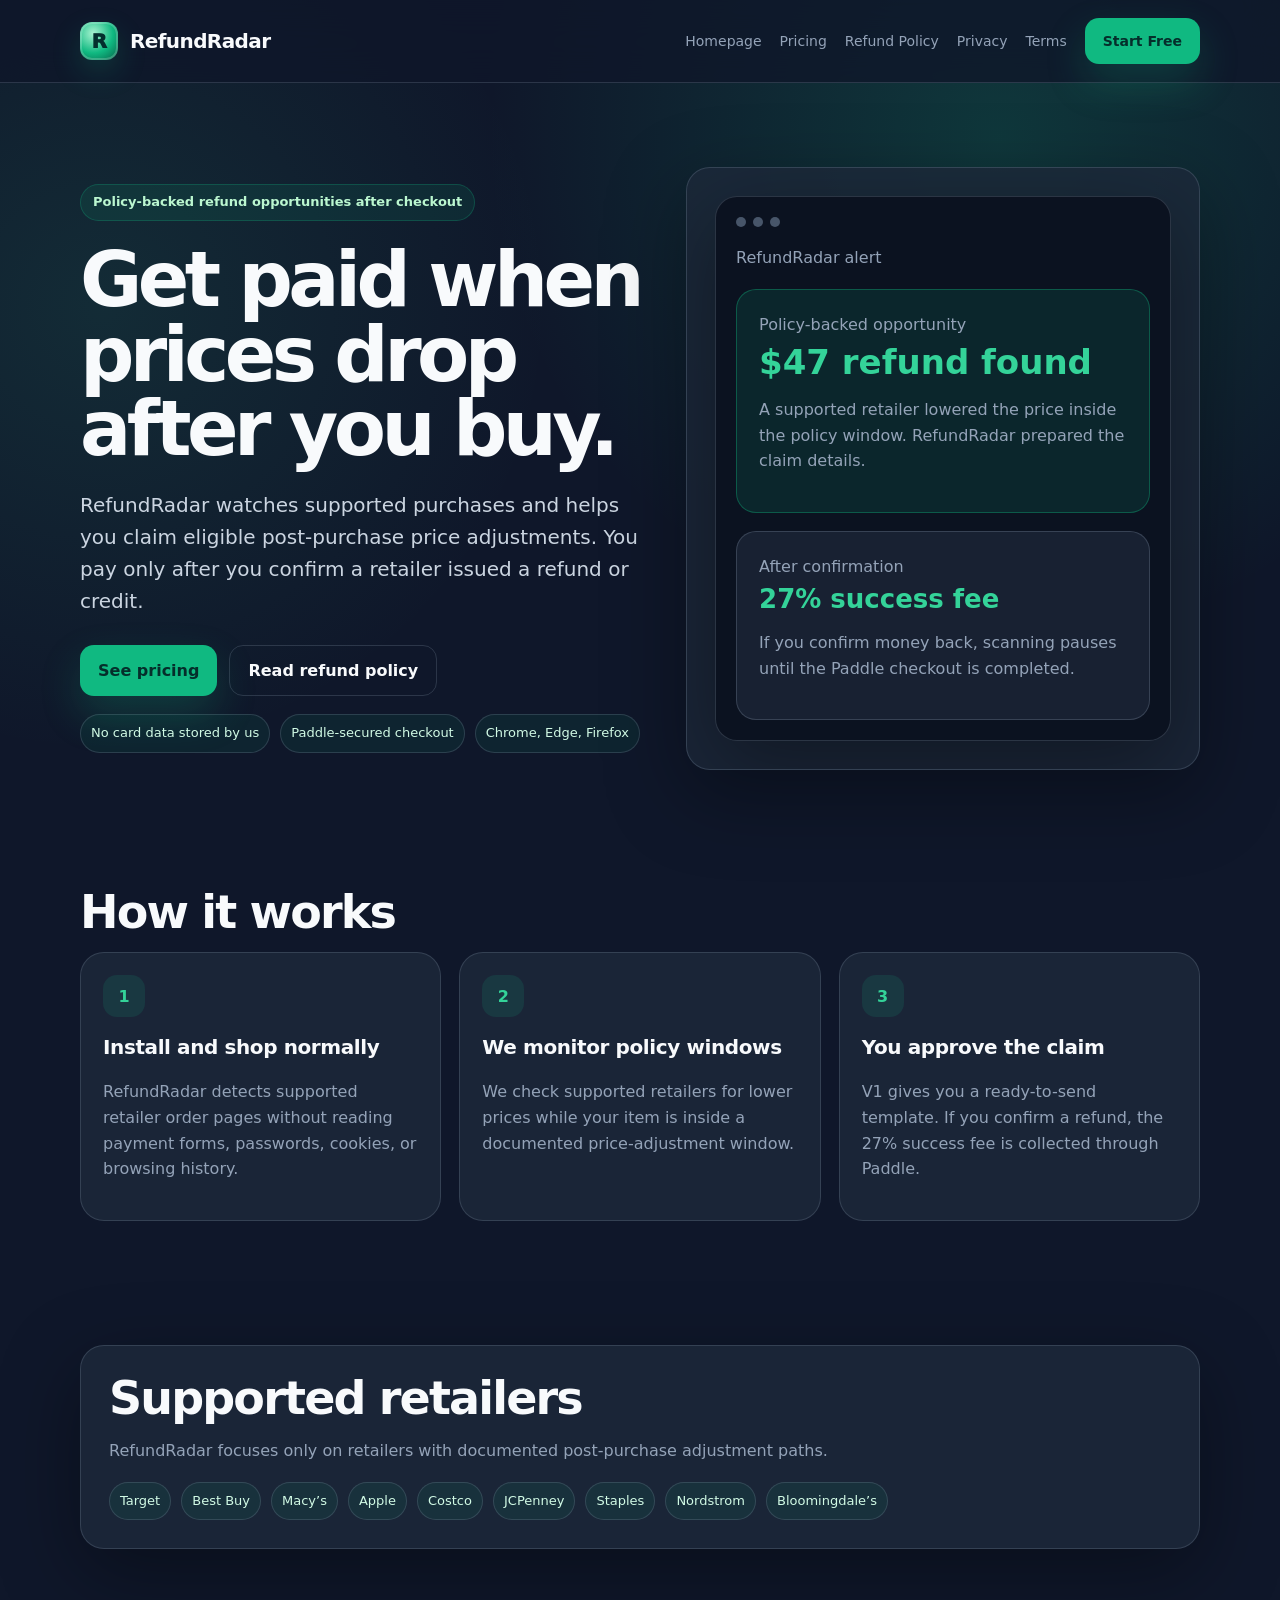
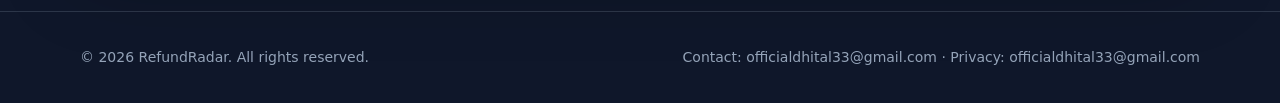
<file: homepage/index.html>
<!doctype html>
<html lang="en">
<head>
  <meta charset="utf-8" />
  <meta name="viewport" content="width=device-width, initial-scale=1" />
  <title>Homepage · RefundRadar</title>
  <meta name="description" content="RefundRadar helps shoppers find policy-backed post-purchase refund opportunities." />
  <link rel="stylesheet" href="../assets/styles.css" />
</head>
<body>

<nav class="nav">
  <div class="container nav-inner">
    <a class="brand" href="../homepage/"><span class="logo">R</span><span>RefundRadar</span></a>
    <div class="nav-links">
      <a href="../homepage/">Homepage</a>
      <a href="../pricing/">Pricing</a>
      <a href="../refund/">Refund Policy</a>
      <a href="../privacy/">Privacy</a>
      <a href="../terms/">Terms</a>
      <a class="cta" href="../pricing/">Start Free</a>
    </div>
  </div>
</nav>


<main>
  <section class="hero">
    <div class="container grid-2">
      <div>
        <span class="eyebrow">Policy-backed refund opportunities after checkout</span>
        <h1>Get paid when prices drop after you buy.</h1>
        <p class="lead">RefundRadar watches supported purchases and helps you claim eligible post-purchase price adjustments. You pay only after you confirm a retailer issued a refund or credit.</p>
        <div class="hero-actions">
          <a class="cta" href="../pricing/">See pricing</a>
          <a class="cta secondary" href="../refund/">Read refund policy</a>
        </div>
        <div class="badge-row">
          <span class="badge">No card data stored by us</span>
          <span class="badge">Paddle-secured checkout</span>
          <span class="badge">Chrome, Edge, Firefox</span>
        </div>
      </div>
      <div class="card visual">
        <div class="mock-browser">
          <div class="dot-row"><span class="dot"></span><span class="dot"></span><span class="dot"></span></div>
          <div class="muted">RefundRadar alert</div>
          <div class="alert">
            <span class="muted">Policy-backed opportunity</span>
            <strong>$47 refund found</strong>
            <p class="muted">A supported retailer lowered the price inside the policy window. RefundRadar prepared the claim details.</p>
          </div>
          <div class="alert" style="background:rgba(30,41,59,.7);border-color:rgba(148,163,184,.25)">
            <span class="muted">After confirmation</span>
            <strong style="font-size:26px">27% success fee</strong>
            <p class="muted">If you confirm money back, scanning pauses until the Paddle checkout is completed.</p>
          </div>
        </div>
      </div>
    </div>
  </section>
  <section class="section">
    <div class="container">
      <h2>How it works</h2>
      <div class="cards">
        <div class="card small"><div class="icon">1</div><h3>Install and shop normally</h3><p class="muted">RefundRadar detects supported retailer order pages without reading payment forms, passwords, cookies, or browsing history.</p></div>
        <div class="card small"><div class="icon">2</div><h3>We monitor policy windows</h3><p class="muted">We check supported retailers for lower prices while your item is inside a documented price-adjustment window.</p></div>
        <div class="card small"><div class="icon">3</div><h3>You approve the claim</h3><p class="muted">V1 gives you a ready-to-send template. If you confirm a refund, the 27% success fee is collected through Paddle.</p></div>
      </div>
    </div>
  </section>
  <section class="section">
    <div class="container card">
      <h2>Supported retailers</h2>
      <p class="muted">RefundRadar focuses only on retailers with documented post-purchase adjustment paths.</p>
      <div class="badge-row">
        <span class="badge">Target</span><span class="badge">Best Buy</span><span class="badge">Macy’s</span><span class="badge">Apple</span><span class="badge">Costco</span><span class="badge">JCPenney</span><span class="badge">Staples</span><span class="badge">Nordstrom</span><span class="badge">Bloomingdale’s</span>
      </div>
    </div>
  </section>
</main>


<footer class="footer">
  <div class="container">
    <div>© 2026 RefundRadar. All rights reserved.</div>
    <div>Contact: officialdhital33@gmail.com · Privacy: officialdhital33@gmail.com</div>
  </div>
</footer>

</body>
</html>
</file>
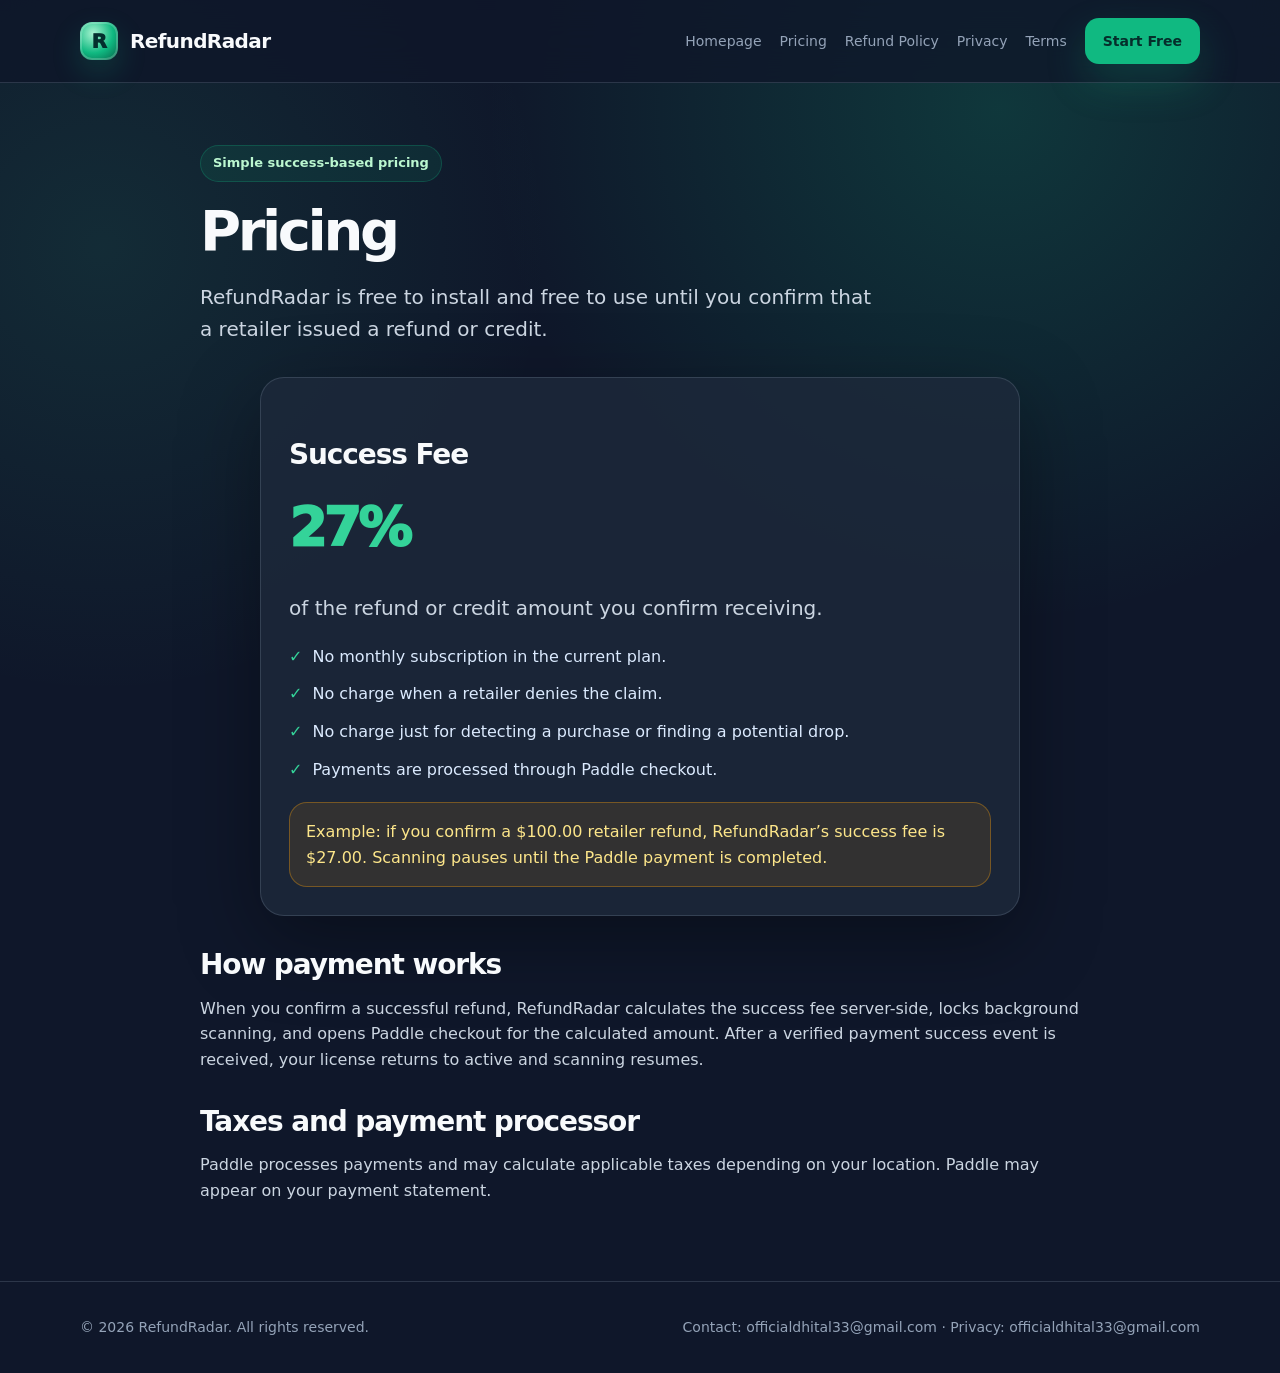
<file: pricing/index.html>
<!doctype html>
<html lang="en">
<head>
  <meta charset="utf-8" />
  <meta name="viewport" content="width=device-width, initial-scale=1" />
  <title>Pricing · RefundRadar</title>
  <meta name="description" content="RefundRadar pricing: free install, 27% success fee only after confirmed refunds." />
  <link rel="stylesheet" href="../assets/styles.css" />
</head>
<body>

<nav class="nav">
  <div class="container nav-inner">
    <a class="brand" href="../homepage/"><span class="logo">R</span><span>RefundRadar</span></a>
    <div class="nav-links">
      <a href="../homepage/">Homepage</a>
      <a href="../pricing/">Pricing</a>
      <a href="../refund/">Refund Policy</a>
      <a href="../privacy/">Privacy</a>
      <a href="../terms/">Terms</a>
      <a class="cta" href="../pricing/">Start Free</a>
    </div>
  </div>
</nav>


<main class="section">
  <div class="container legal">
    <span class="eyebrow">Simple success-based pricing</span>
    <h1>Pricing</h1>
    <p class="lead">RefundRadar is free to install and free to use until you confirm that a retailer issued a refund or credit.</p>
    <div class="card pricing-card">
      <h2>Success Fee</h2>
      <div class="price">27%</div>
      <p class="lead">of the refund or credit amount you confirm receiving.</p>
      <ul class="clean">
        <li>No monthly subscription in the current plan.</li>
        <li>No charge when a retailer denies the claim.</li>
        <li>No charge just for detecting a purchase or finding a potential drop.</li>
        <li>Payments are processed through Paddle checkout.</li>
      </ul>
      <div class="notice">Example: if you confirm a $100.00 retailer refund, RefundRadar’s success fee is $27.00. Scanning pauses until the Paddle payment is completed.</div>
    </div>
    <h2>How payment works</h2>
    <p>When you confirm a successful refund, RefundRadar calculates the success fee server-side, locks background scanning, and opens Paddle checkout for the calculated amount. After a verified payment success event is received, your license returns to active and scanning resumes.</p>
    <h2>Taxes and payment processor</h2>
    <p>Paddle processes payments and may calculate applicable taxes depending on your location. Paddle may appear on your payment statement.</p>
  </div>
</main>


<footer class="footer">
  <div class="container">
    <div>© 2026 RefundRadar. All rights reserved.</div>
    <div>Contact: officialdhital33@gmail.com · Privacy: officialdhital33@gmail.com</div>
  </div>
</footer>

</body>
</html>
</file>
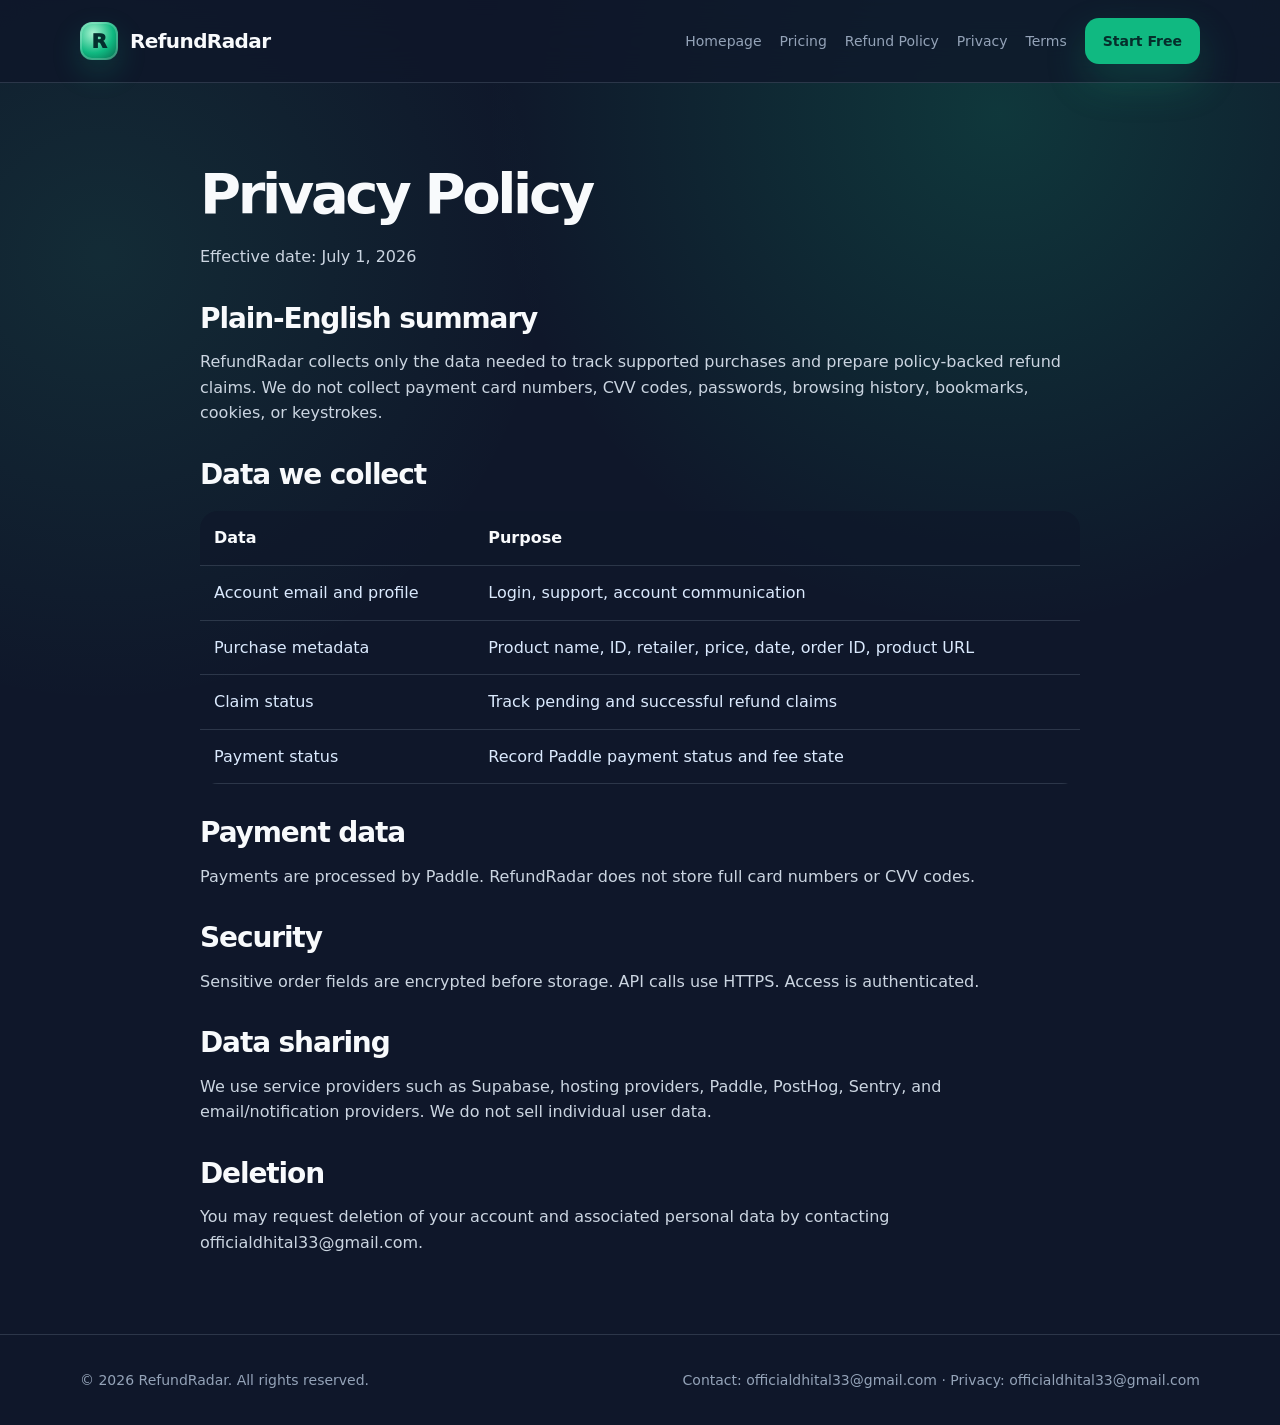
<file: privacy/index.html>
<!doctype html>
<html lang="en">
<head>
  <meta charset="utf-8" />
  <meta name="viewport" content="width=device-width, initial-scale=1" />
  <title>Privacy · RefundRadar</title>
  <meta name="description" content="RefundRadar privacy policy." />
  <link rel="stylesheet" href="../assets/styles.css" />
</head>
<body>

<nav class="nav">
  <div class="container nav-inner">
    <a class="brand" href="../homepage/"><span class="logo">R</span><span>RefundRadar</span></a>
    <div class="nav-links">
      <a href="../homepage/">Homepage</a>
      <a href="../pricing/">Pricing</a>
      <a href="../refund/">Refund Policy</a>
      <a href="../privacy/">Privacy</a>
      <a href="../terms/">Terms</a>
      <a class="cta" href="../pricing/">Start Free</a>
    </div>
  </div>
</nav>


<main class="section">
  <div class="container legal">
    <h1>Privacy Policy</h1>
    <p>Effective date: July 1, 2026</p>
    <h2>Plain-English summary</h2>
    <p>RefundRadar collects only the data needed to track supported purchases and prepare policy-backed refund claims. We do not collect payment card numbers, CVV codes, passwords, browsing history, bookmarks, cookies, or keystrokes.</p>
    <h2>Data we collect</h2>
    <table class="table"><tr><th>Data</th><th>Purpose</th></tr><tr><td>Account email and profile</td><td>Login, support, account communication</td></tr><tr><td>Purchase metadata</td><td>Product name, ID, retailer, price, date, order ID, product URL</td></tr><tr><td>Claim status</td><td>Track pending and successful refund claims</td></tr><tr><td>Payment status</td><td>Record Paddle payment status and fee state</td></tr></table>
    <h2>Payment data</h2>
    <p>Payments are processed by Paddle. RefundRadar does not store full card numbers or CVV codes.</p>
    <h2>Security</h2>
    <p>Sensitive order fields are encrypted before storage. API calls use HTTPS. Access is authenticated.</p>
    <h2>Data sharing</h2>
    <p>We use service providers such as Supabase, hosting providers, Paddle, PostHog, Sentry, and email/notification providers. We do not sell individual user data.</p>
    <h2>Deletion</h2>
    <p>You may request deletion of your account and associated personal data by contacting officialdhital33@gmail.com.</p>
  </div>
</main>


<footer class="footer">
  <div class="container">
    <div>© 2026 RefundRadar. All rights reserved.</div>
    <div>Contact: officialdhital33@gmail.com · Privacy: officialdhital33@gmail.com</div>
  </div>
</footer>

</body>
</html>
</file>
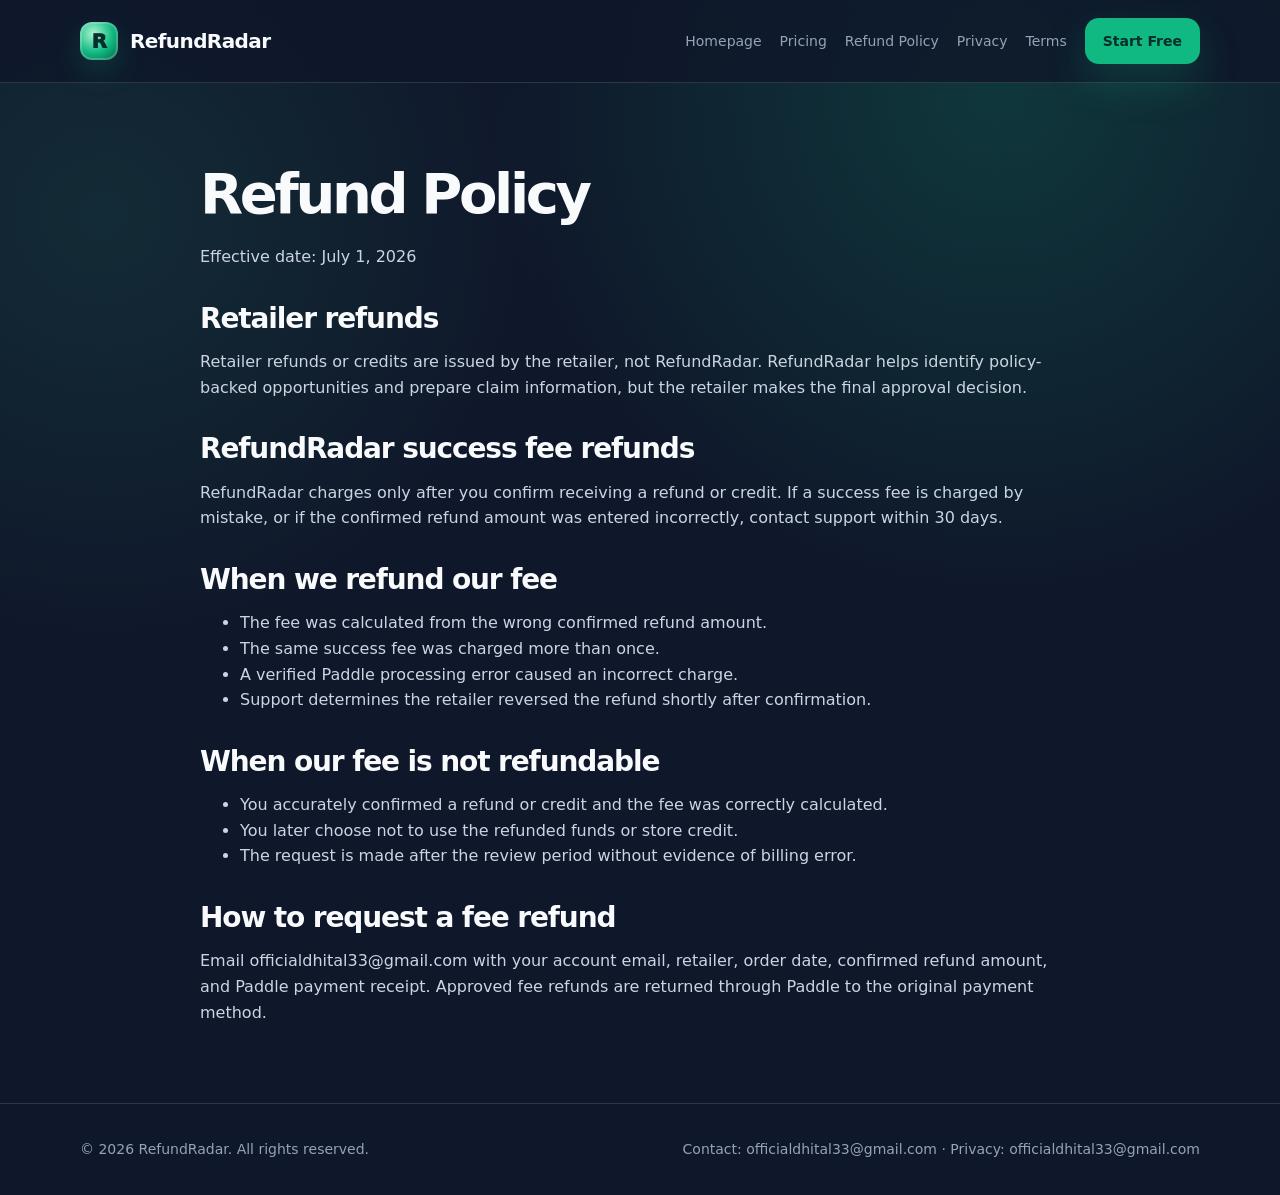
<file: refund/index.html>
<!doctype html>
<html lang="en">
<head>
  <meta charset="utf-8" />
  <meta name="viewport" content="width=device-width, initial-scale=1" />
  <title>Refund Policy · RefundRadar</title>
  <meta name="description" content="RefundRadar refund policy for success fees." />
  <link rel="stylesheet" href="../assets/styles.css" />
</head>
<body>

<nav class="nav">
  <div class="container nav-inner">
    <a class="brand" href="../homepage/"><span class="logo">R</span><span>RefundRadar</span></a>
    <div class="nav-links">
      <a href="../homepage/">Homepage</a>
      <a href="../pricing/">Pricing</a>
      <a href="../refund/">Refund Policy</a>
      <a href="../privacy/">Privacy</a>
      <a href="../terms/">Terms</a>
      <a class="cta" href="../pricing/">Start Free</a>
    </div>
  </div>
</nav>


<main class="section">
  <div class="container legal">
    <h1>Refund Policy</h1>
    <p>Effective date: July 1, 2026</p>
    <h2>Retailer refunds</h2>
    <p>Retailer refunds or credits are issued by the retailer, not RefundRadar. RefundRadar helps identify policy-backed opportunities and prepare claim information, but the retailer makes the final approval decision.</p>
    <h2>RefundRadar success fee refunds</h2>
    <p>RefundRadar charges only after you confirm receiving a refund or credit. If a success fee is charged by mistake, or if the confirmed refund amount was entered incorrectly, contact support within 30 days.</p>
    <h2>When we refund our fee</h2>
    <ul>
      <li>The fee was calculated from the wrong confirmed refund amount.</li>
      <li>The same success fee was charged more than once.</li>
      <li>A verified Paddle processing error caused an incorrect charge.</li>
      <li>Support determines the retailer reversed the refund shortly after confirmation.</li>
    </ul>
    <h2>When our fee is not refundable</h2>
    <ul>
      <li>You accurately confirmed a refund or credit and the fee was correctly calculated.</li>
      <li>You later choose not to use the refunded funds or store credit.</li>
      <li>The request is made after the review period without evidence of billing error.</li>
    </ul>
    <h2>How to request a fee refund</h2>
    <p>Email officialdhital33@gmail.com with your account email, retailer, order date, confirmed refund amount, and Paddle payment receipt. Approved fee refunds are returned through Paddle to the original payment method.</p>
  </div>
</main>


<footer class="footer">
  <div class="container">
    <div>© 2026 RefundRadar. All rights reserved.</div>
    <div>Contact: officialdhital33@gmail.com · Privacy: officialdhital33@gmail.com</div>
  </div>
</footer>

</body>
</html>
</file>
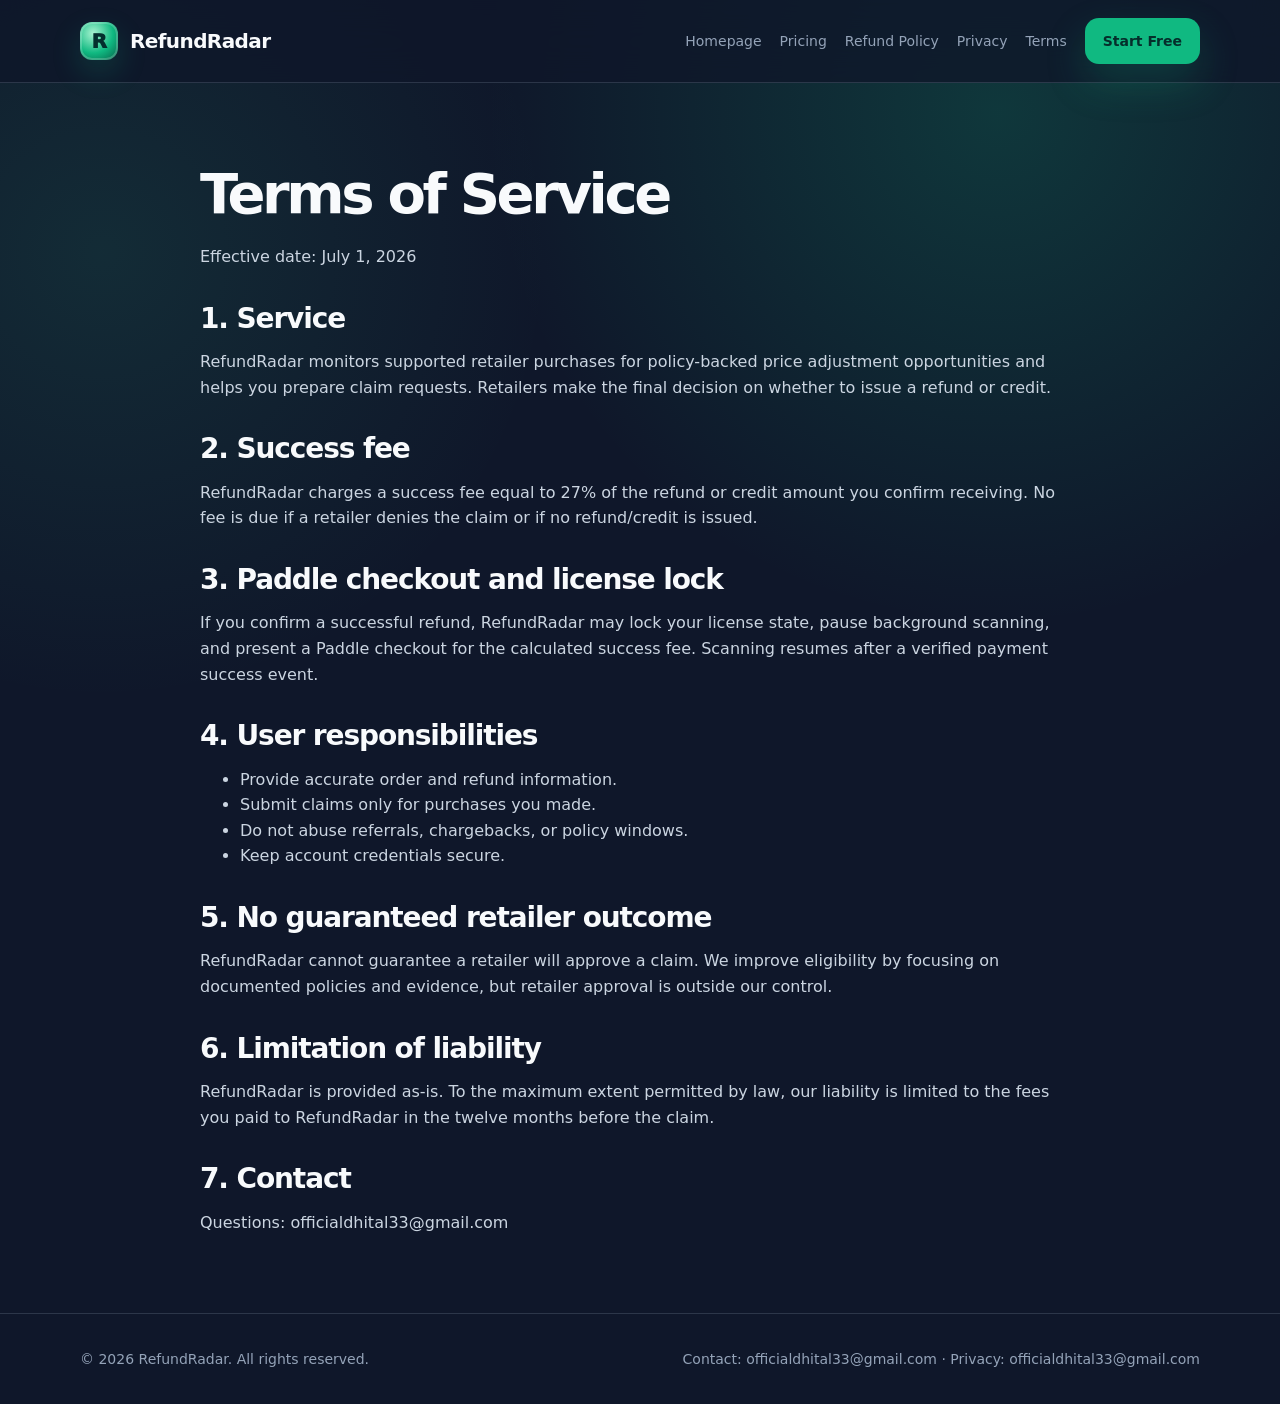
<file: terms/index.html>
<!doctype html>
<html lang="en">
<head>
  <meta charset="utf-8" />
  <meta name="viewport" content="width=device-width, initial-scale=1" />
  <title>Terms · RefundRadar</title>
  <meta name="description" content="RefundRadar terms of service." />
  <link rel="stylesheet" href="../assets/styles.css" />
</head>
<body>

<nav class="nav">
  <div class="container nav-inner">
    <a class="brand" href="../homepage/"><span class="logo">R</span><span>RefundRadar</span></a>
    <div class="nav-links">
      <a href="../homepage/">Homepage</a>
      <a href="../pricing/">Pricing</a>
      <a href="../refund/">Refund Policy</a>
      <a href="../privacy/">Privacy</a>
      <a href="../terms/">Terms</a>
      <a class="cta" href="../pricing/">Start Free</a>
    </div>
  </div>
</nav>


<main class="section">
  <div class="container legal">
    <h1>Terms of Service</h1>
    <p>Effective date: July 1, 2026</p>
    <h2>1. Service</h2>
    <p>RefundRadar monitors supported retailer purchases for policy-backed price adjustment opportunities and helps you prepare claim requests. Retailers make the final decision on whether to issue a refund or credit.</p>
    <h2>2. Success fee</h2>
    <p>RefundRadar charges a success fee equal to 27% of the refund or credit amount you confirm receiving. No fee is due if a retailer denies the claim or if no refund/credit is issued.</p>
    <h2>3. Paddle checkout and license lock</h2>
    <p>If you confirm a successful refund, RefundRadar may lock your license state, pause background scanning, and present a Paddle checkout for the calculated success fee. Scanning resumes after a verified payment success event.</p>
    <h2>4. User responsibilities</h2>
    <ul>
      <li>Provide accurate order and refund information.</li>
      <li>Submit claims only for purchases you made.</li>
      <li>Do not abuse referrals, chargebacks, or policy windows.</li>
      <li>Keep account credentials secure.</li>
    </ul>
    <h2>5. No guaranteed retailer outcome</h2>
    <p>RefundRadar cannot guarantee a retailer will approve a claim. We improve eligibility by focusing on documented policies and evidence, but retailer approval is outside our control.</p>
    <h2>6. Limitation of liability</h2>
    <p>RefundRadar is provided as-is. To the maximum extent permitted by law, our liability is limited to the fees you paid to RefundRadar in the twelve months before the claim.</p>
    <h2>7. Contact</h2>
    <p>Questions: officialdhital33@gmail.com</p>
  </div>
</main>


<footer class="footer">
  <div class="container">
    <div>© 2026 RefundRadar. All rights reserved.</div>
    <div>Contact: officialdhital33@gmail.com · Privacy: officialdhital33@gmail.com</div>
  </div>
</footer>

</body>
</html>
</file>
<file: assets/styles.css>
:root {
  --bg: #0f172a;
  --panel: #111827;
  --card: #1e293b;
  --muted: #94a3b8;
  --text: #f8fafc;
  --emerald: #10b981;
  --emerald-2: #34d399;
  --amber: #f59e0b;
  --red: #ef4444;
  --border: rgba(148, 163, 184, 0.22);
  --shadow: 0 24px 80px rgba(0,0,0,.35);
}
* { box-sizing: border-box; }
html { scroll-behavior: smooth; }
body {
  margin: 0;
  font-family: Inter, ui-sans-serif, system-ui, -apple-system, BlinkMacSystemFont, "Segoe UI", sans-serif;
  color: var(--text);
  background:
    radial-gradient(circle at 78% 8%, rgba(16, 185, 129, .20), transparent 32rem),
    radial-gradient(circle at 8% 18%, rgba(52, 211, 153, .11), transparent 28rem),
    var(--bg);
  line-height: 1.6;
}
a { color: inherit; text-decoration: none; }
.container { width: min(1120px, calc(100% - 40px)); margin: 0 auto; }
.nav {
  position: sticky;
  top: 0;
  z-index: 20;
  backdrop-filter: blur(18px);
  background: rgba(15, 23, 42, .78);
  border-bottom: 1px solid var(--border);
}
.nav-inner { display: flex; justify-content: space-between; align-items: center; padding: 18px 0; gap: 20px; }
.brand { display: inline-flex; align-items: center; gap: 12px; font-weight: 900; letter-spacing: -.03em; font-size: 20px; }
.logo {
  width: 38px; height: 38px; border-radius: 12px;
  display: grid; place-items: center; color: #042f2e; font-weight: 1000;
  background: radial-gradient(circle at 35% 30%, #a7f3d0, #10b981 54%, #065f46);
  box-shadow: inset 0 0 0 2px rgba(255,255,255,.2), 0 12px 30px rgba(16,185,129,.20);
}
.nav-links { display: flex; gap: 18px; color: var(--muted); font-size: 14px; align-items: center; }
.nav-links a:hover { color: var(--text); }
.cta {
  display: inline-flex; align-items: center; justify-content: center; gap: 8px;
  background: var(--emerald); color: #052e2b; font-weight: 900;
  padding: 12px 18px; border-radius: 14px; border: 0;
  box-shadow: 0 18px 40px rgba(16,185,129,.22);
}
.cta.secondary { background: transparent; border: 1px solid var(--border); color: var(--text); box-shadow: none; }
.hero { padding: 84px 0 56px; }
.grid-2 { display: grid; grid-template-columns: 1.05fr .95fr; gap: 38px; align-items: center; }
.eyebrow {
  display: inline-flex; color: #bbf7d0; background: rgba(16,185,129,.10);
  border: 1px solid rgba(16,185,129,.25); border-radius: 999px;
  padding: 7px 12px; font-size: 13px; font-weight: 800;
}
h1 { font-size: clamp(42px, 7vw, 76px); line-height: .98; letter-spacing: -.06em; margin: 22px 0; }
h2 { font-size: clamp(30px, 4vw, 46px); line-height: 1.05; letter-spacing: -.04em; margin: 0 0 16px; }
h3 { margin: 0 0 8px; font-size: 20px; letter-spacing: -.02em; }
p.lead { color: #cbd5e1; font-size: 20px; max-width: 680px; }
.hero-actions { display: flex; gap: 12px; flex-wrap: wrap; margin-top: 28px; }
.card {
  background: rgba(30, 41, 59, .78); border: 1px solid var(--border);
  border-radius: 24px; box-shadow: var(--shadow); padding: 28px;
}
.visual { min-height: 400px; position: relative; overflow: hidden; }
.mock-browser {
  border-radius: 22px; background: #0b1220; border: 1px solid rgba(148,163,184,.24);
  padding: 20px; box-shadow: var(--shadow);
}
.dot-row { display: flex; gap: 7px; margin-bottom: 18px; }
.dot { width: 10px; height: 10px; border-radius: 50%; background: #475569; }
.alert {
  background: rgba(16, 185, 129, .12); border: 1px solid rgba(16,185,129,.35);
  border-radius: 20px; padding: 22px; margin-top: 18px;
}
.alert strong { display: block; color: var(--emerald-2); font-size: 34px; line-height: 1.1; margin: 6px 0; }
.section { padding: 62px 0; }
.cards { display: grid; grid-template-columns: repeat(3, 1fr); gap: 18px; }
.card.small { padding: 22px; box-shadow: none; }
.icon { width: 42px; height: 42px; border-radius: 14px; background: rgba(16,185,129,.13); display: grid; place-items: center; color: var(--emerald-2); font-weight: 900; margin-bottom: 14px; }
.muted { color: var(--muted); }
.pricing-card { max-width: 760px; margin: 32px auto 0; }
.price { font-size: 54px; font-weight: 1000; letter-spacing: -.06em; color: var(--emerald-2); }
ul.clean { padding-left: 0; list-style: none; margin: 20px 0; }
ul.clean li { display: flex; gap: 10px; margin: 12px 0; color: #dbeafe; }
ul.clean li::before { content: "✓"; color: var(--emerald-2); font-weight: 900; }
.notice { background: rgba(245,158,11,.11); border: 1px solid rgba(245,158,11,.35); color: #fde68a; padding: 16px; border-radius: 18px; }
.legal { max-width: 880px; }
.legal h1 { font-size: clamp(36px, 5vw, 56px); }
.legal h2 { margin-top: 34px; font-size: 28px; }
.legal p, .legal li { color: #cbd5e1; }
.table { width: 100%; border-collapse: collapse; margin: 22px 0; overflow: hidden; border-radius: 18px; }
.table th, .table td { text-align: left; padding: 14px; border-bottom: 1px solid var(--border); color: #dbeafe; }
.table th { color: var(--text); background: rgba(15,23,42,.7); }
.footer { border-top: 1px solid var(--border); padding: 34px 0; color: var(--muted); font-size: 14px; }
.footer .container { display: flex; justify-content: space-between; gap: 20px; flex-wrap: wrap; }
.badge-row { display: flex; flex-wrap: wrap; gap: 10px; margin-top: 18px; }
.badge { border: 1px solid var(--border); color: #d1fae5; background: rgba(16,185,129,.08); padding: 8px 10px; border-radius: 999px; font-size: 13px; }
@media (max-width: 860px) {
  .grid-2, .cards { grid-template-columns: 1fr; }
  .nav-inner { align-items: flex-start; flex-direction: column; }
  .nav-links { flex-wrap: wrap; }
  .hero { padding-top: 48px; }
}
</file>
